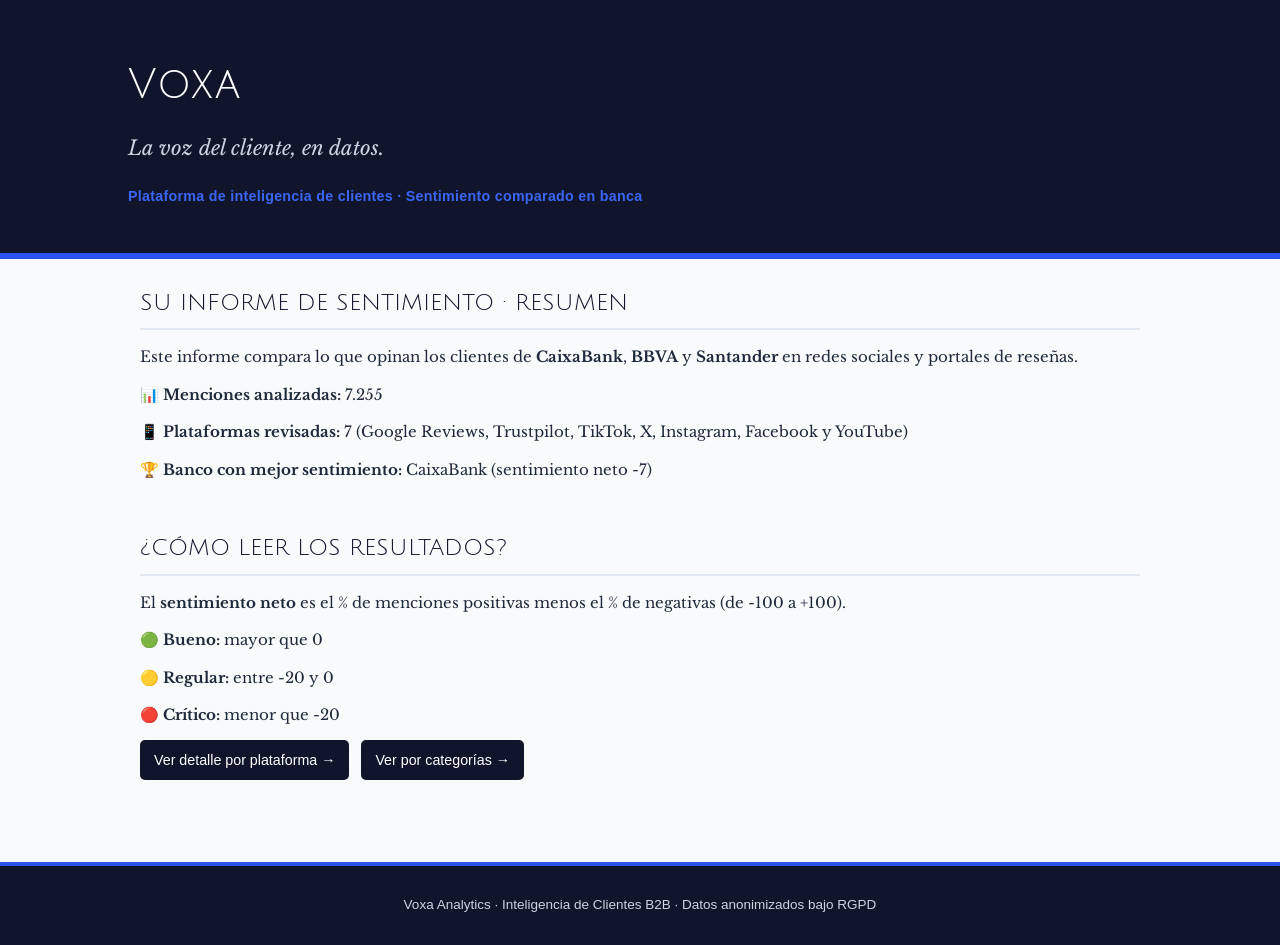
<file: index.html>
<!DOCTYPE html>
<html lang="es">
<head>
    <meta charset="UTF-8">
    <title>Voxa · Resumen del informe</title>
    <link rel="stylesheet" href="voxa_azul.css">
</head>
<body>

<div class="page-wrapper">

    <!-- CABECERA AZUL CORPORATIVA VOXA -->
    <header>
        <h1>Voxa</h1>
        <h2>La voz del cliente, en datos.</h2>
        <p class="subtitulo-voxa">Plataforma de inteligencia de clientes · Sentimiento comparado en banca</p>
    </header>

    <!-- PÁGINA 1: RESUMEN DEL INFORME PARA EL CLIENTE -->
    <div class="summary">
        <h3>Su informe de sentimiento · Resumen</h3>
        <p>
            Este informe compara lo que opinan los clientes de <b>CaixaBank</b>, <b>BBVA</b> y <b>Santander</b> en redes sociales y portales de reseñas.
        </p>
        <p>📊 <b>Menciones analizadas:</b> 7.255</p>
        <p>📱 <b>Plataformas revisadas:</b> 7 (Google Reviews, Trustpilot, TikTok, X, Instagram, Facebook y YouTube)</p>
        <p>🏆 <b>Banco con mejor sentimiento:</b> CaixaBank (sentimiento neto -7)</p>
    </div>

    <div class="preamble">
        <h3>¿Cómo leer los resultados?</h3>
        <p>
            El <b>sentimiento neto</b> es el % de menciones positivas menos el % de negativas (de -100 a +100).
        </p>
        <p>🟢 <b>Bueno:</b> mayor que 0</p>
        <p>🟡 <b>Regular:</b> entre -20 y 0</p>
        <p>🔴 <b>Crítico:</b> menor que -20</p>

        <!-- Enlace a la página 2 -->
        <p>
            <a class="boton" href="voxa_panel.html">Ver detalle por plataforma →</a>
            <a class="boton" href="categorias.html">Ver por categorías →</a>
        </p>
    </div>

    <footer>
        Voxa Analytics · Inteligencia de Clientes B2B · Datos anonimizados bajo RGPD
    </footer>

</div>

</body>
</html>
</file>
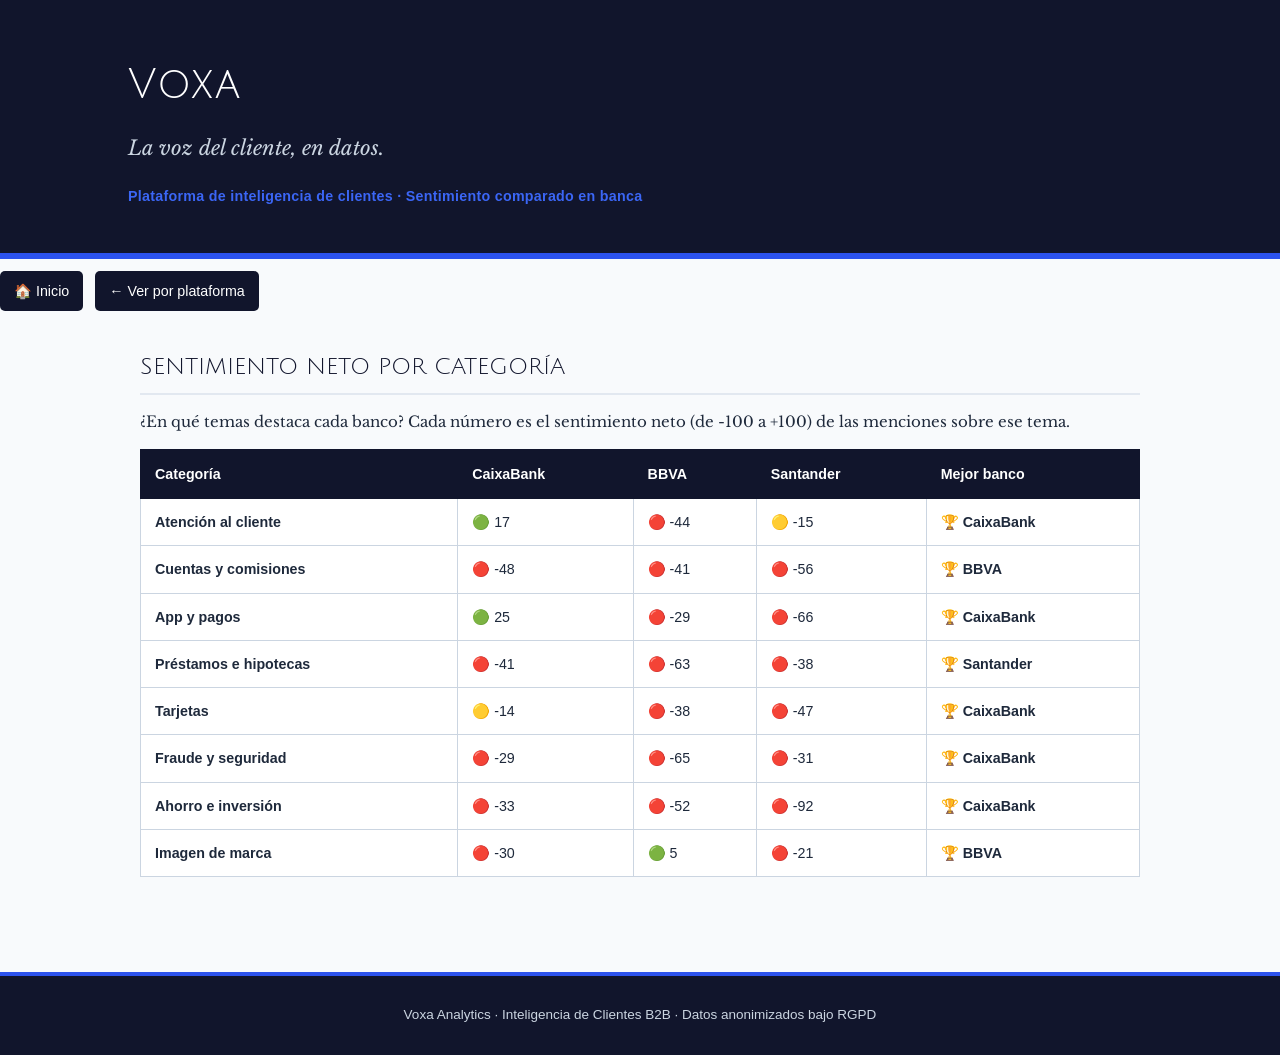
<file: categorias.html>
<!DOCTYPE html>
<html lang="es">
<head>
    <meta charset="UTF-8">
    <title>Voxa · Sentimiento por categorías</title>
    <link rel="stylesheet" href="voxa_azul.css">
</head>
<body>

<div class="page-wrapper">

    <!-- CABECERA AZUL CORPORATIVA VOXA -->
    <header>
        <h1>Voxa</h1>
        <h2>La voz del cliente, en datos.</h2>
        <p class="subtitulo-voxa">Plataforma de inteligencia de clientes · Sentimiento comparado en banca</p>
    </header>

    <!-- MENÚ PARA MOVERSE ENTRE LAS PÁGINAS -->
    <p>
        <a class="boton" href="index.html">🏠 Inicio</a>
        <a class="boton" href="voxa_panel.html">← Ver por plataforma</a>
    </p>

    <!-- TABLA POR CATEGORÍAS -->
    <div class="explanation">
        <h3>Sentimiento neto por categoría</h3>
        <p>¿En qué temas destaca cada banco? Cada número es el sentimiento neto (de -100 a +100) de las menciones sobre ese tema.</p>

        <table>
            <thead>
                <tr>
                    <th>Categoría</th>
                    <th>CaixaBank</th>
                    <th>BBVA</th>
                    <th>Santander</th>
                    <th>Mejor banco</th>
                </tr>
            </thead>
            <tbody id="cuerpo-categorias">
                <tr>
                    <td colspan="5">Cargando datos...</td>
                </tr>
            </tbody>
        </table>
    </div>

    <footer>
        Voxa Analytics · Inteligencia de Clientes B2B · Datos anonimizados bajo RGPD
    </footer>

</div>

<!-- LECTURA DEL ARCHIVO DE DATOS (trae la lista datosCategorias) -->
<script src="datos_voxa.js"></script>

<script>
    // Los datos vienen de datos_voxa.js: un objeto por categoría con el sentimiento neto de cada banco
    const categorias = datosCategorias;

    // Semáforo (la misma idea que en el panel)
    function clasificar(neto) {
        if (neto > 0) {
            return '🟢';
        } else if (neto >= -20) {
            return '🟡';
        } else {
            return '🔴';
        }
    }

    // Devuelve el nombre del banco con el número más alto
    function mejorBanco(cat) {
        if (cat.caixa >= cat.bbva && cat.caixa >= cat.santander) {
            return 'CaixaBank';
        } else if (cat.bbva >= cat.santander) {
            return 'BBVA';
        } else {
            return 'Santander';
        }
    }

    // Construimos la tabla recorriendo el array con forEach
    let html = '';
    categorias.forEach(function(cat) {
        html += '<tr>' +
            '<td><b>' + cat.nombre + '</b></td>' +
            '<td>' + clasificar(cat.caixa) + ' ' + cat.caixa + '</td>' +
            '<td>' + clasificar(cat.bbva) + ' ' + cat.bbva + '</td>' +
            '<td>' + clasificar(cat.santander) + ' ' + cat.santander + '</td>' +
            '<td><b>🏆 ' + mejorBanco(cat) + '</b></td>' +
        '</tr>';
    });

    document.getElementById('cuerpo-categorias').innerHTML = html;
</script>

</body>
</html>
</file>
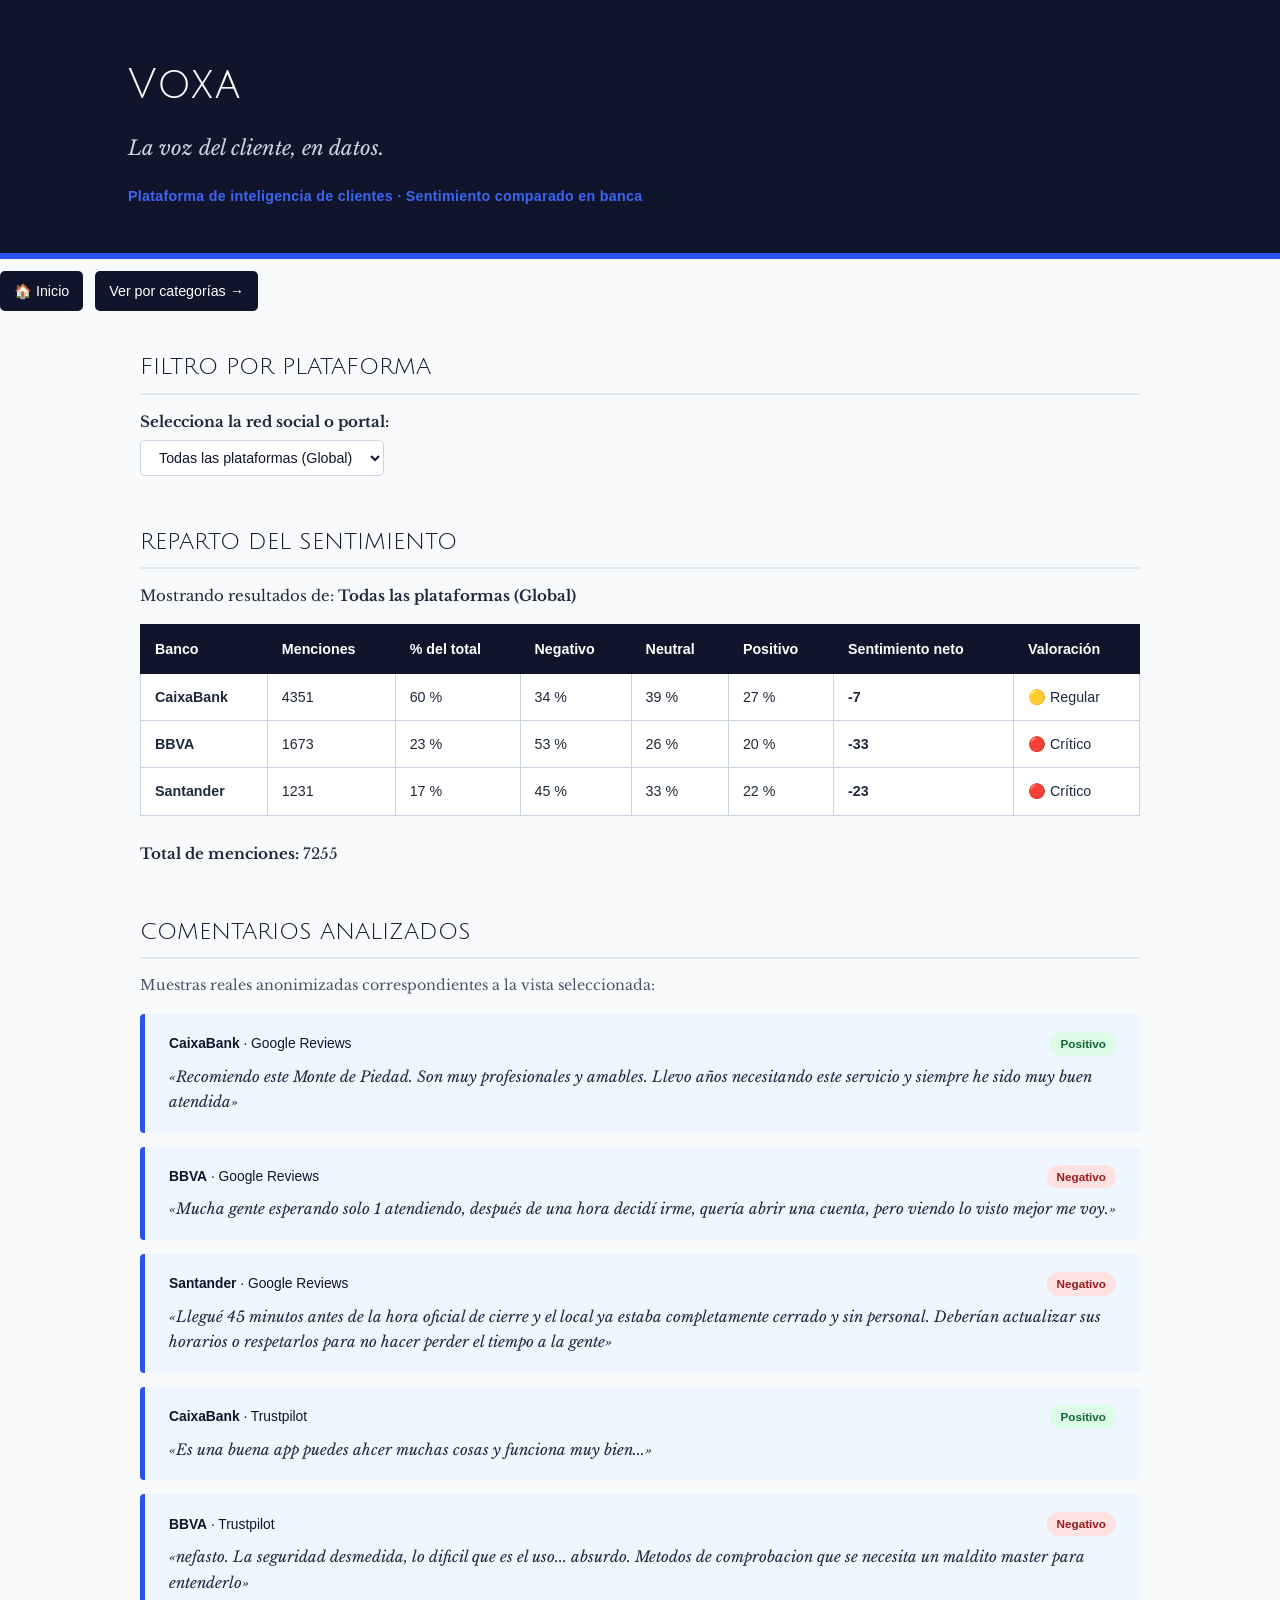
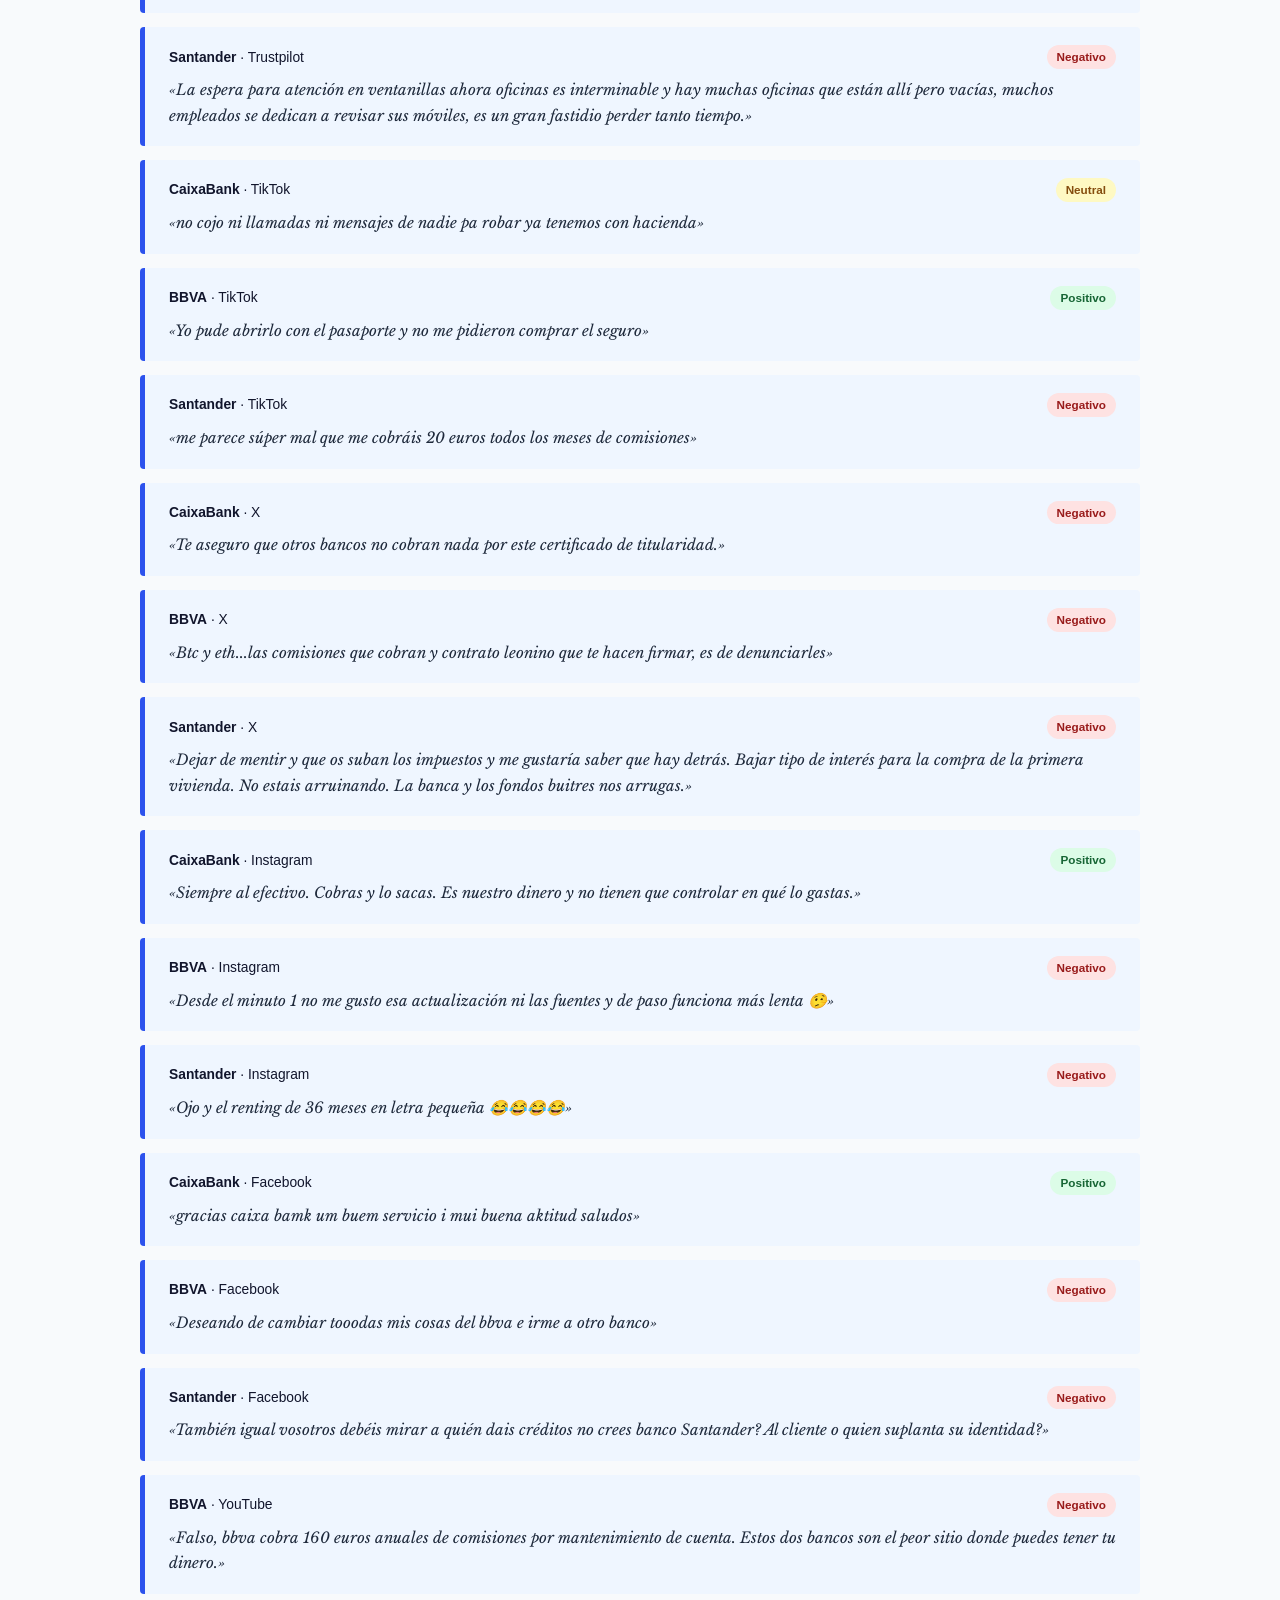
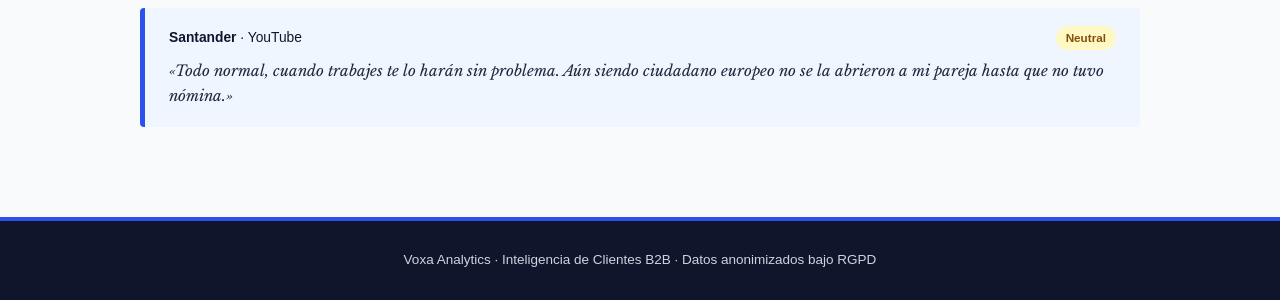
<file: voxa_panel.html>
<!DOCTYPE html>
<html lang="es">
<head>
    <meta charset="UTF-8">
    <title>Voxa · Sentimiento Comparado</title>
    <!-- Enlace al nuevo CSS con los colores azules de Voxa -->
    <link rel="stylesheet" href="voxa_azul.css">
</head>
<body>

<div class="page-wrapper">

    <!-- CABECERA AZUL CORPORATIVA VOXA -->
    <header>
        <h1>Voxa</h1>
        <h2>La voz del cliente, en datos.</h2>
        <p class="subtitulo-voxa">Plataforma de inteligencia de clientes · Sentimiento comparado en banca</p>
    </header>

    <!-- MENÚ PARA MOVERSE ENTRE LAS PÁGINAS -->
    <p>
        <a class="boton" href="index.html">🏠 Inicio</a>
        <a class="boton" href="categorias.html">Ver por categorías →</a>
    </p>

    <!-- FILTRO POR PLATAFORMA -->
    <div class="preamble">
        <h3>Filtro por plataforma</h3>
        <p>
            <label for="selector-red"><b>Selecciona la red social o portal:</b></label><br>
            <select id="selector-red">
                <option value="todas">Todas las plataformas (Global)</option>
                <option value="Google Reviews">Google Reviews</option>
                <option value="Trustpilot">Trustpilot</option>
                <option value="TikTok">TikTok</option>
                <option value="X">X (Twitter)</option>
                <option value="Instagram">Instagram</option>
                <option value="Facebook">Facebook</option>
                <option value="YouTube">YouTube</option>
            </select>
        </p>
    </div>

    <!-- TABLA PRINCIPAL (SIN BARRA LATERAL QUE ESTORBE) -->
    <div class="explanation">
        <h3>Reparto del sentimiento</h3>
        <p>Mostrando resultados de: <b id="etiqueta-fuente">Todas las plataformas (Global)</b></p>

        <table>
            <thead>
                <tr>
                    <th>Banco</th>
                    <th>Menciones</th>
                    <th>% del total</th>
                    <th>Negativo</th>
                    <th>Neutral</th>
                    <th>Positivo</th>
                    <th>Sentimiento neto</th>
                    <th>Valoración</th>
                </tr>
            </thead>
            <tbody id="cuerpo-tabla">
                <tr>
                    <td colspan="8">Cargando datos...</td>
                </tr>
            </tbody>
        </table>

        <p id="total-menciones"></p>
    </div>

    <!-- SECCIÓN DE COMENTARIOS ANALIZADOS (VISIBLE DEBAJO DE LA TABLA AL DESLIZAR) -->
    <section class="comentarios-section" id="caja-comentario">
        <h3>Comentarios analizados</h3>
        <p class="comentarios-intro">Muestras reales anonimizadas correspondientes a la vista seleccionada:</p>
        <div id="lista-comentarios" class="lista-comentarios"></div>
    </section>

    <!-- PIE DE PÁGINA SEPARADO -->
    <footer>
        Voxa Analytics · Inteligencia de Clientes B2B · Datos anonimizados bajo RGPD
    </footer>

</div>

<!-- LECTURA DEL ARCHIVO DE DATOS EXTERNO -->
<script src="datos_voxa.js"></script>

<script>
    let redActual = 'todas';

    // Semáforo. Recibe el sentimiento neto y devuelve un texto según su valor.
    function clasificar(neto) {
        if (neto > 0) {
            return '🟢 Bueno';
        } else if (neto >= -20) {
            return '🟡 Regular';
        } else {
            return '🔴 Crítico';
        }
    }

    // Suma las menciones de todos los bancos con forEach
    function sumarMenciones(filas) {
        let suma = 0;
        filas.forEach(function(item) {
            suma = suma + item.total;
        });
        return suma;
    }

    // Calcula qué porcentaje es una parte respecto al total
    function calcularPorcentaje(parte, total) {
        return Math.round(parte / total * 100);
    }

    function pintarTabla() {
        const filas = datosGlobales[redActual].filas;
        const tbody = document.getElementById('cuerpo-tabla');
        const totalMenciones = sumarMenciones(filas);

        let html = '';
        filas.forEach(function(item) {
            html += '<tr>' +
                '<td><b>' + item.banco + '</b></td>' +
                '<td>' + item.total + '</td>' +
                '<td>' + calcularPorcentaje(item.total, totalMenciones) + ' %</td>' +
                '<td>' + item.negativo + '</td>' +
                '<td>' + item.neutral + '</td>' +
                '<td>' + item.positivo + '</td>' +
                '<td><b>' + (item.neto > 0 ? '+' + item.neto : item.neto) + '</b></td>' +
                '<td>' + clasificar(item.neto) + '</td>' +
            '</tr>';

            // Mostramos cada banco en la consola del navegador (F12 → Console)
            console.log(item.banco + ': ' + item.neto + ' → ' + clasificar(item.neto));
        });

        tbody.innerHTML = html;
        document.getElementById('total-menciones').innerHTML = '<b>Total de menciones:</b> ' + totalMenciones;

        // Actualizar los comentarios analizados visibles debajo de la tabla
        pintarComentarios();
    }

    function obtenerComentarios(red) {
        if (red === 'todas' && datosGlobales.todas && Array.isArray(datosGlobales.todas.comentarios)) {
            return datosGlobales.todas.comentarios;
        }

        const claves = (red === 'todas') ? Object.keys(datosGlobales) : [red];
        const resultado = [];

        claves.forEach(function(clave) {
            const bloque = datosGlobales[clave];
            if (!bloque) return;

            if (Array.isArray(bloque.comentarios)) {
                bloque.comentarios.forEach(function(c) {
                    resultado.push(c);
                });
            } else if (bloque.ejemplo_comentario) {
                resultado.push(bloque.ejemplo_comentario);
            }
        });

        return resultado;
    }

    function claseSentimiento(sentimiento) {
        const s = (sentimiento || '').toLowerCase();
        if (s === 'positivo') return 'badge-positivo';
        if (s === 'neutral') return 'badge-neutral';
        return 'badge-negativo';
    }

    function pintarComentarios() {
        const contenedor = document.getElementById('lista-comentarios');
        const comentarios = obtenerComentarios(redActual);
        contenedor.innerHTML = '';

        comentarios.forEach(function(comentario) {
            const tarjeta = document.createElement('article');
            tarjeta.className = 'comentario-card';

            const cabecera = document.createElement('div');
            cabecera.className = 'comentario-meta';

            const info = document.createElement('span');
            info.className = 'comentario-origen';
            const bancoEl = document.createElement('b');
            bancoEl.textContent = comentario.banco;
            info.appendChild(bancoEl);
            info.appendChild(document.createTextNode(' · ' + comentario.red));

            const badge = document.createElement('span');
            badge.className = 'comentario-badge ' + claseSentimiento(comentario.sentimiento);
            badge.textContent = comentario.sentimiento;

            cabecera.appendChild(info);
            cabecera.appendChild(badge);

            const texto = document.createElement('p');
            texto.className = 'comentario-texto';
            texto.textContent = comentario.texto;

            tarjeta.appendChild(cabecera);
            tarjeta.appendChild(texto);
            contenedor.appendChild(tarjeta);
        });
    }

    // Cargar tabla inicial
    pintarTabla();

    // Evento al cambiar de red social
    document.getElementById('selector-red').addEventListener('change', function(e) {
        redActual = e.target.value;
        document.getElementById('etiqueta-fuente').textContent = e.target.options[e.target.selectedIndex].text;
        pintarTabla();
    });
</script>

</body>
</html>
</file>
<file: voxa_azul.css>
@import url(https://fonts.googleapis.com/css?family=Julius+Sans+One|Libre+Baskerville:400,400italic);

* {
  box-sizing: border-box;
}

html, body {
  padding: 0;
  margin: 0;
}

body {
  color: #1e293b;
  background: #f8fafc;
  font-family: 'Libre Baskerville', Georgia, serif;
  font-size: 15px;
  line-height: 1.7;
}

/* CABECERA CON EL AZUL CORPORATIVO DE VOXA */
header {
  padding: 50px 10% 45px 10%;
  background-color: #11152c;
  border-bottom: 6px solid #2c52ed;
  text-align: left;
}

h1 {
  margin: 0 0 10px 0;
  color: #ffffff;
  font-family: 'Julius Sans One', sans-serif;
  font-size: 2.8em;
  font-weight: normal;
  letter-spacing: 0.04em;
}

h2 {
  margin: 0 0 18px 0;
  color: #cbd5e1;
  font-size: 1.35em;
  font-weight: normal;
  font-style: italic;
}

.subtitulo-voxa {
  margin: 0;
  color: #3b66f5;
  font-family: sans-serif;
  font-size: 0.95em;
  font-weight: bold;
  letter-spacing: 0.02em;
}

/* CONTENEDOR PRINCIPAL ANCHO Y SIN BARRA LATERAL */
.page-wrapper {
  width: 100%;
}

.summary, .preamble, .explanation, .requirements, .comentarios-section {
  width: 82%;
  max-width: 1000px;
  margin: 0 auto;
  padding: 25px 0 10px 0;
}

h3 {
  margin: 0 0 14px 0;
  color: #11152c;
  font-family: 'Julius Sans One', sans-serif;
  font-size: 1.5em;
  font-weight: normal;
  text-transform: uppercase;
  border-bottom: 2px solid #e2e8f0;
  padding-bottom: 6px;
}

p {
  margin: 0.8em 0;
}

/* CONTROLES Y BOTONES */
select, button {
  font-family: sans-serif;
  font-size: 0.95em;
  padding: 8px 14px;
  border-radius: 5px;
  border: 1px solid #cbd5e1;
  margin-right: 8px;
  margin-top: 6px;
  cursor: pointer;
}

select {
  background-color: #ffffff;
  color: #11152c;
}

button {
  background-color: #11152c;
  color: #ffffff;
  border-color: #11152c;
}

button:hover {
  background-color: #2c52ed;
  border-color: #2c52ed;
}

/* ENLACES CON ASPECTO DE BOTÓN (para moverse entre las páginas) */
a.boton {
  display: inline-block;
  background-color: #11152c;
  color: #ffffff;
  padding: 8px 14px;
  border-radius: 5px;
  text-decoration: none;
  margin-right: 8px;
  font-family: sans-serif;
  font-size: 0.95em;
}

a.boton:hover {
  background-color: #2c52ed;
}

/* TABLA DE RESULTADOS */
table {
  width: 100%;
  border-collapse: collapse;
  background-color: #ffffff;
  margin-top: 15px;
  margin-bottom: 25px;
  font-family: sans-serif;
  font-size: 0.95em;
}

th {
  background-color: #11152c;
  color: #ffffff;
  text-align: left;
  padding: 12px 14px;
  border: 1px solid #11152c;
}

td {
  padding: 11px 14px;
  border: 1px solid #cbd5e1;
  color: #1e293b;
}

/* FILA GANADORA RESALTADA EN AZUL SUAVE */
tr.fila-ganadora {
  background-color: #dbeafe;
}

/* SECCIÓN DE COMENTARIOS ANALIZADOS DEBAJO DE LA TABLA */
.comentarios-intro {
  color: #475569;
  font-size: 0.95em;
  margin-bottom: 16px;
}

.lista-comentarios {
  display: flex;
  flex-direction: column;
  gap: 14px;
  margin-bottom: 20px;
}

.comentario-card {
  padding: 18px 24px;
  background-color: #eff6ff;
  border-left: 5px solid #2c52ed;
  border-radius: 4px;
}

.comentario-meta {
  display: flex;
  justify-content: space-between;
  align-items: center;
  gap: 12px;
  flex-wrap: wrap;
  margin-bottom: 8px;
  font-family: sans-serif;
  font-size: 0.92em;
  color: #11152c;
}

.comentario-badge {
  display: inline-block;
  padding: 2px 10px;
  border-radius: 999px;
  font-size: 0.85em;
  font-weight: bold;
}

.badge-positivo {
  background-color: #dcfce7;
  color: #166534;
}

.badge-neutral {
  background-color: #fef9c3;
  color: #854d0e;
}

.badge-negativo {
  background-color: #fee2e2;
  color: #991b1b;
}

.comentario-texto {
  margin: 0;
  font-style: italic;
  color: #1e293b;
}

/* PIE DE PÁGINA SEPARADO PARA QUE NUNCA TOQUE LA TABLA */
footer {
  margin-top: 60px;
  padding: 28px 10%;
  color: #cbd5e1;
  background-color: #11152c;
  border-top: 4px solid #2c52ed;
  text-align: center;
  font-family: sans-serif;
  font-size: 0.9em;
}
</file>
